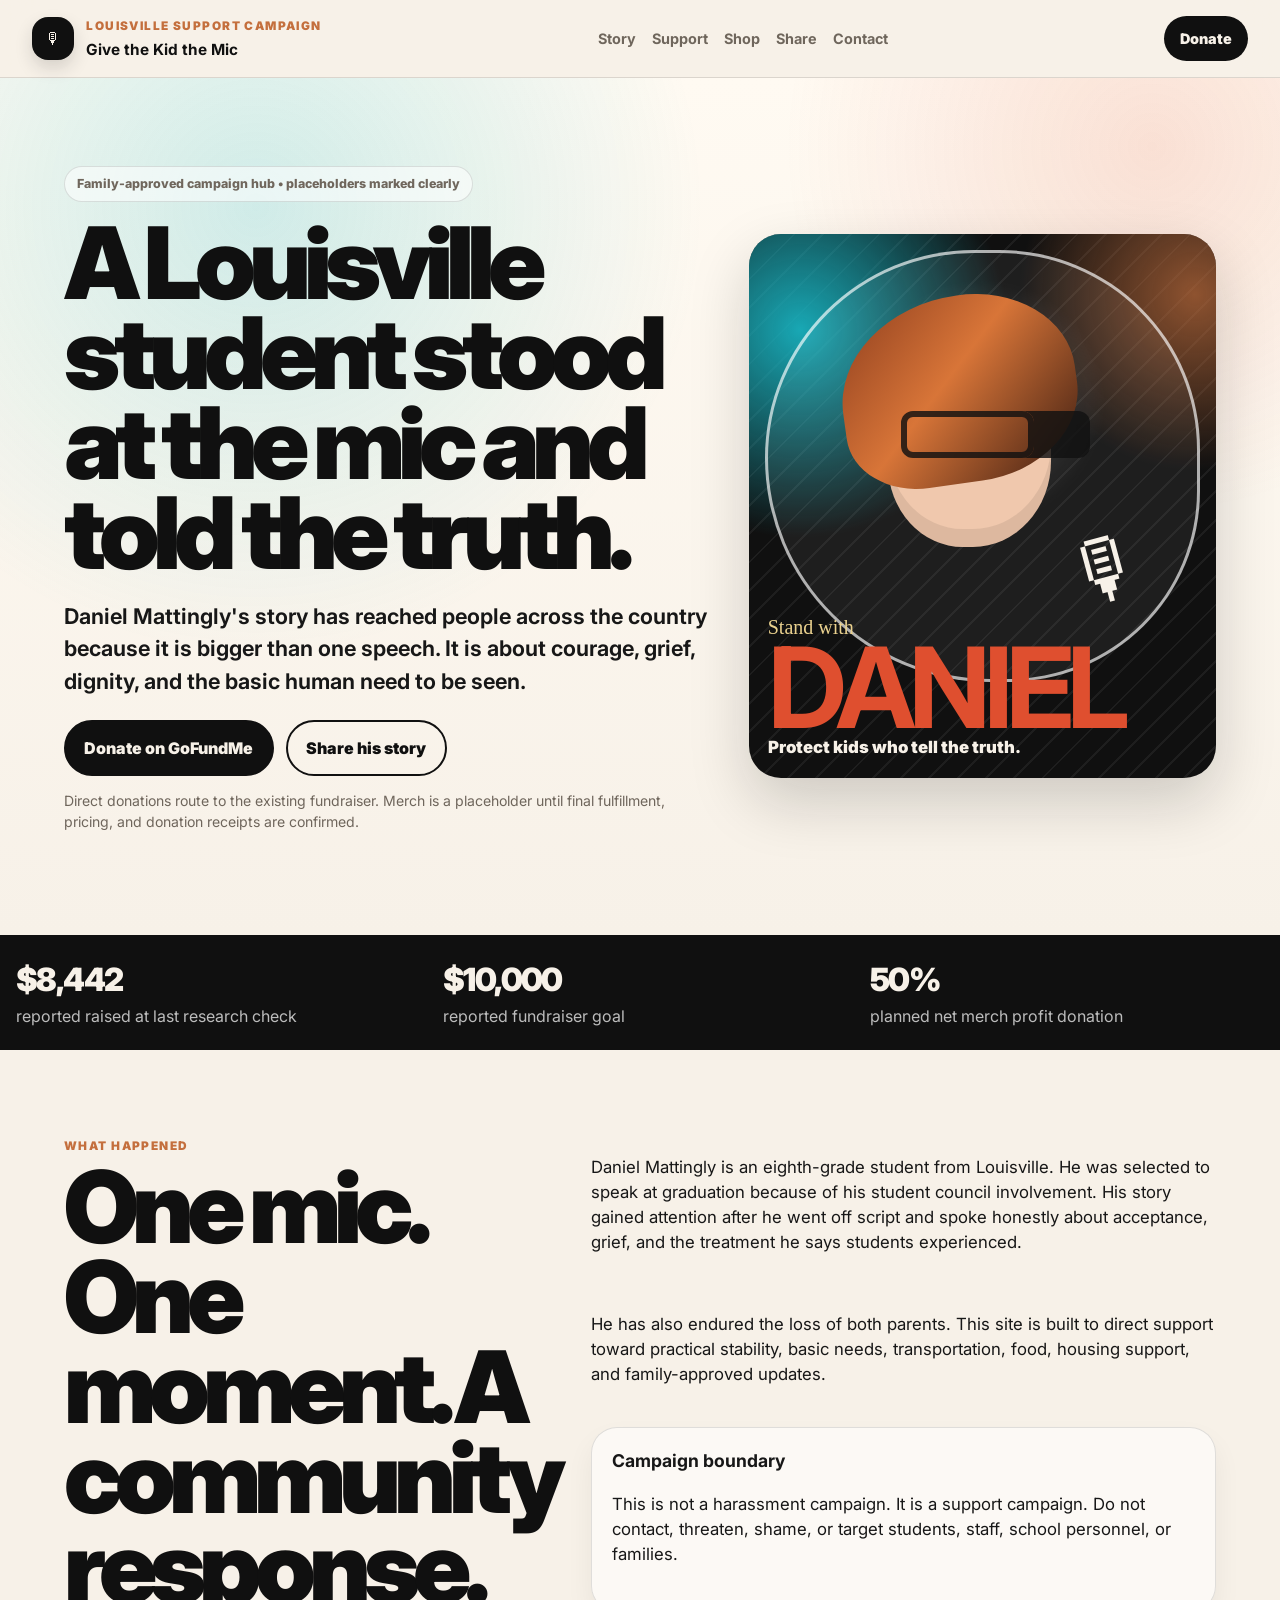
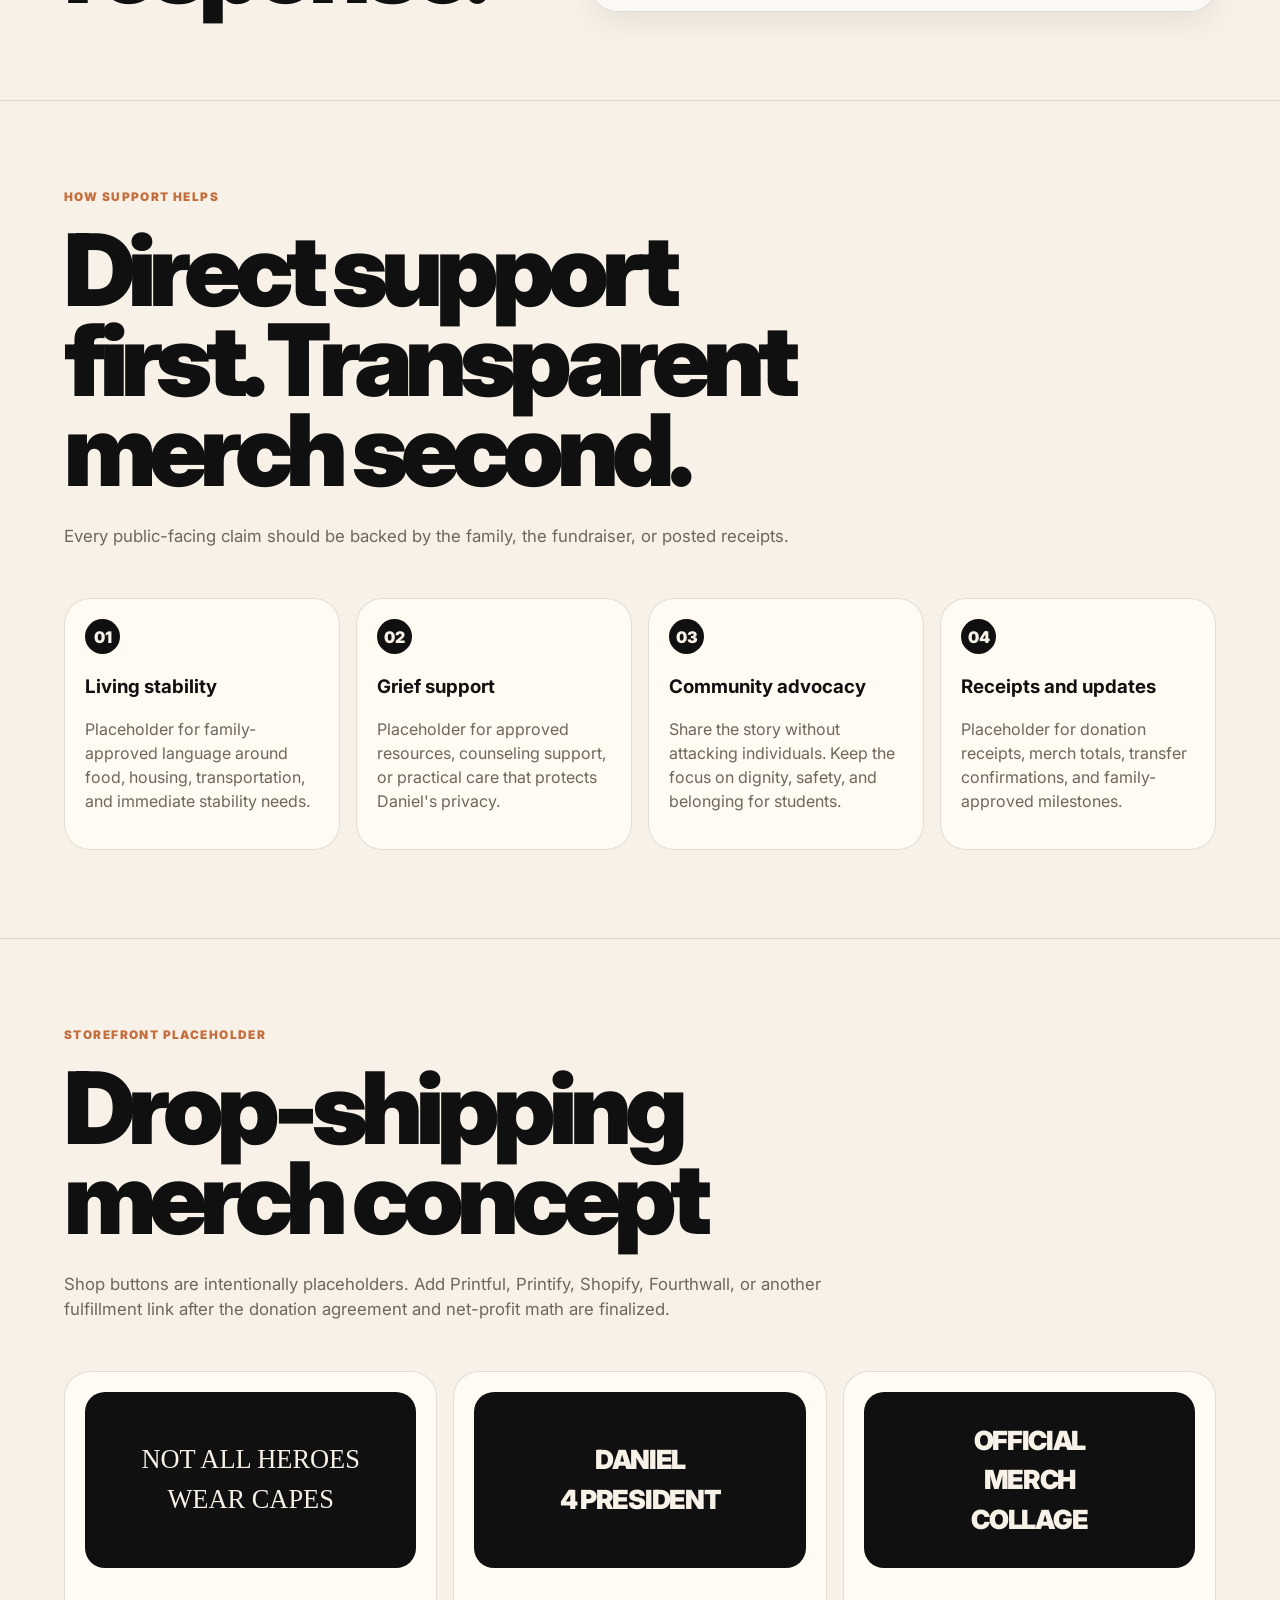
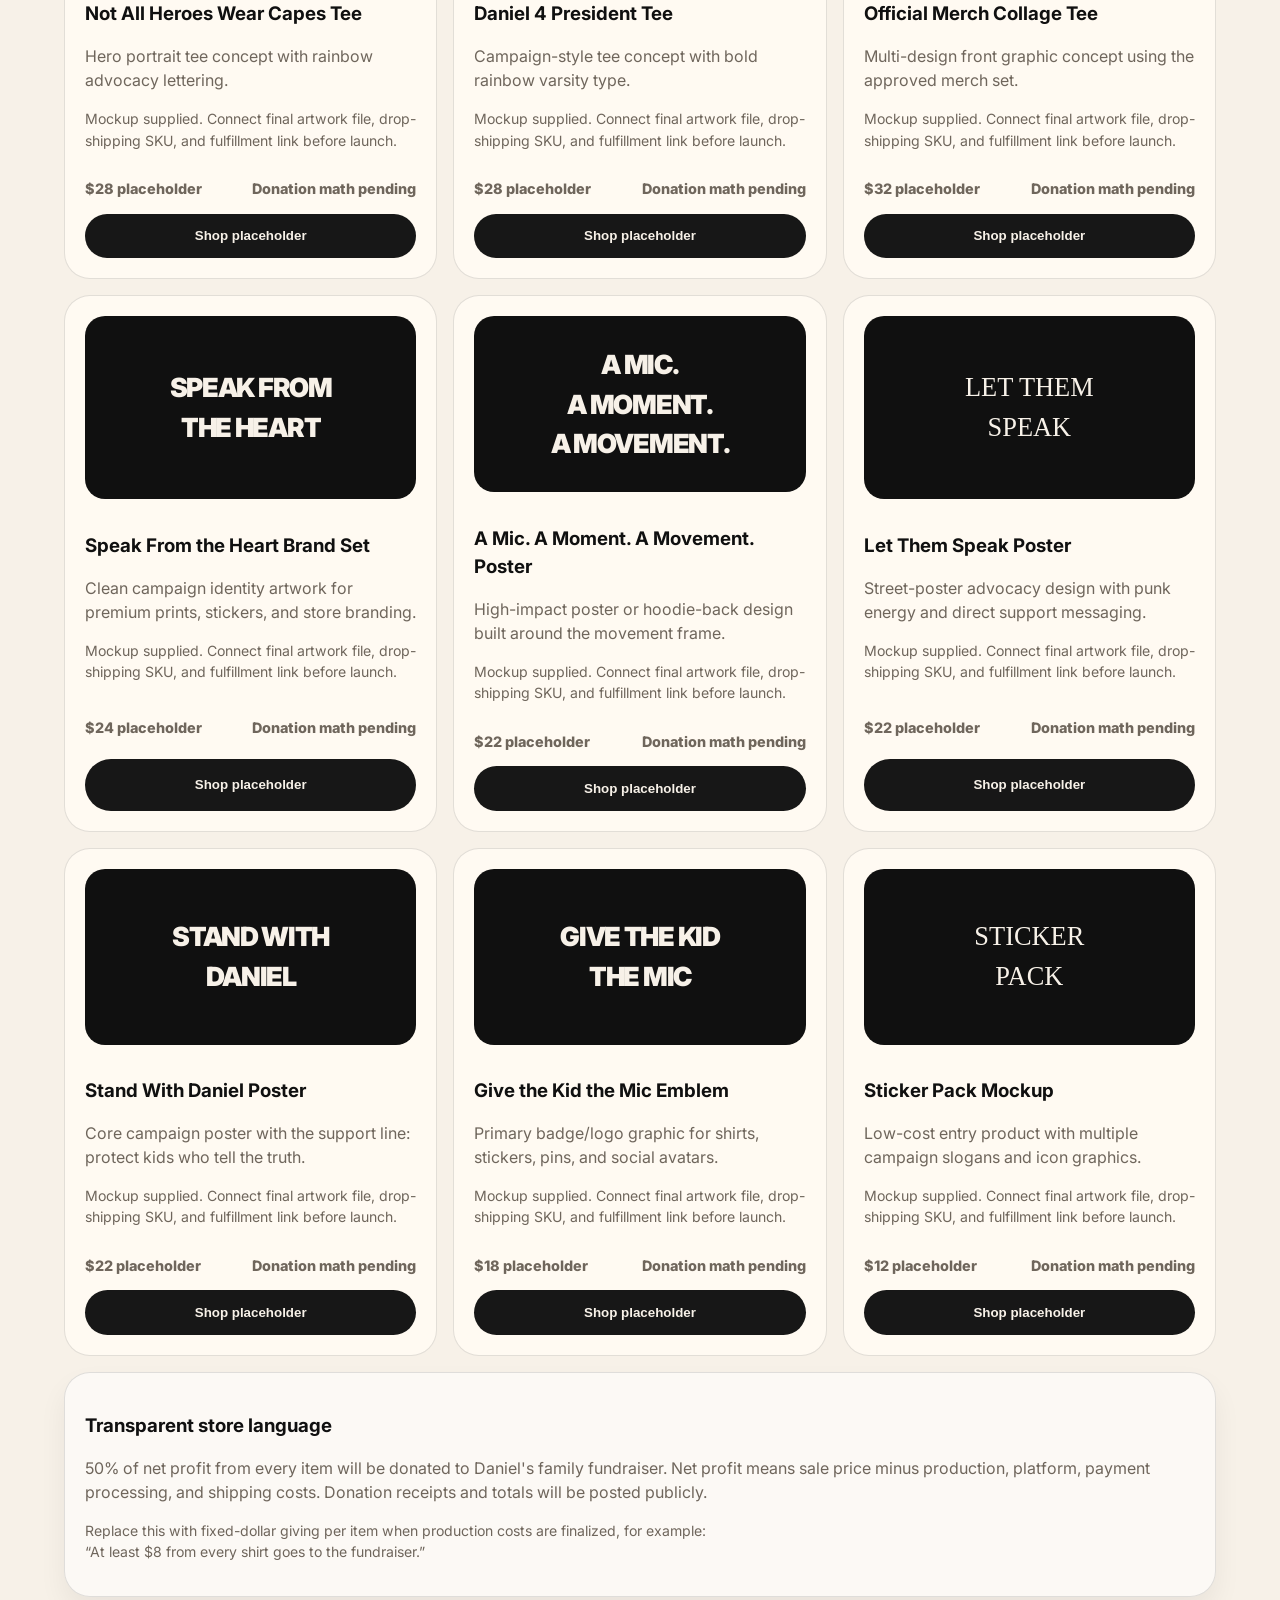
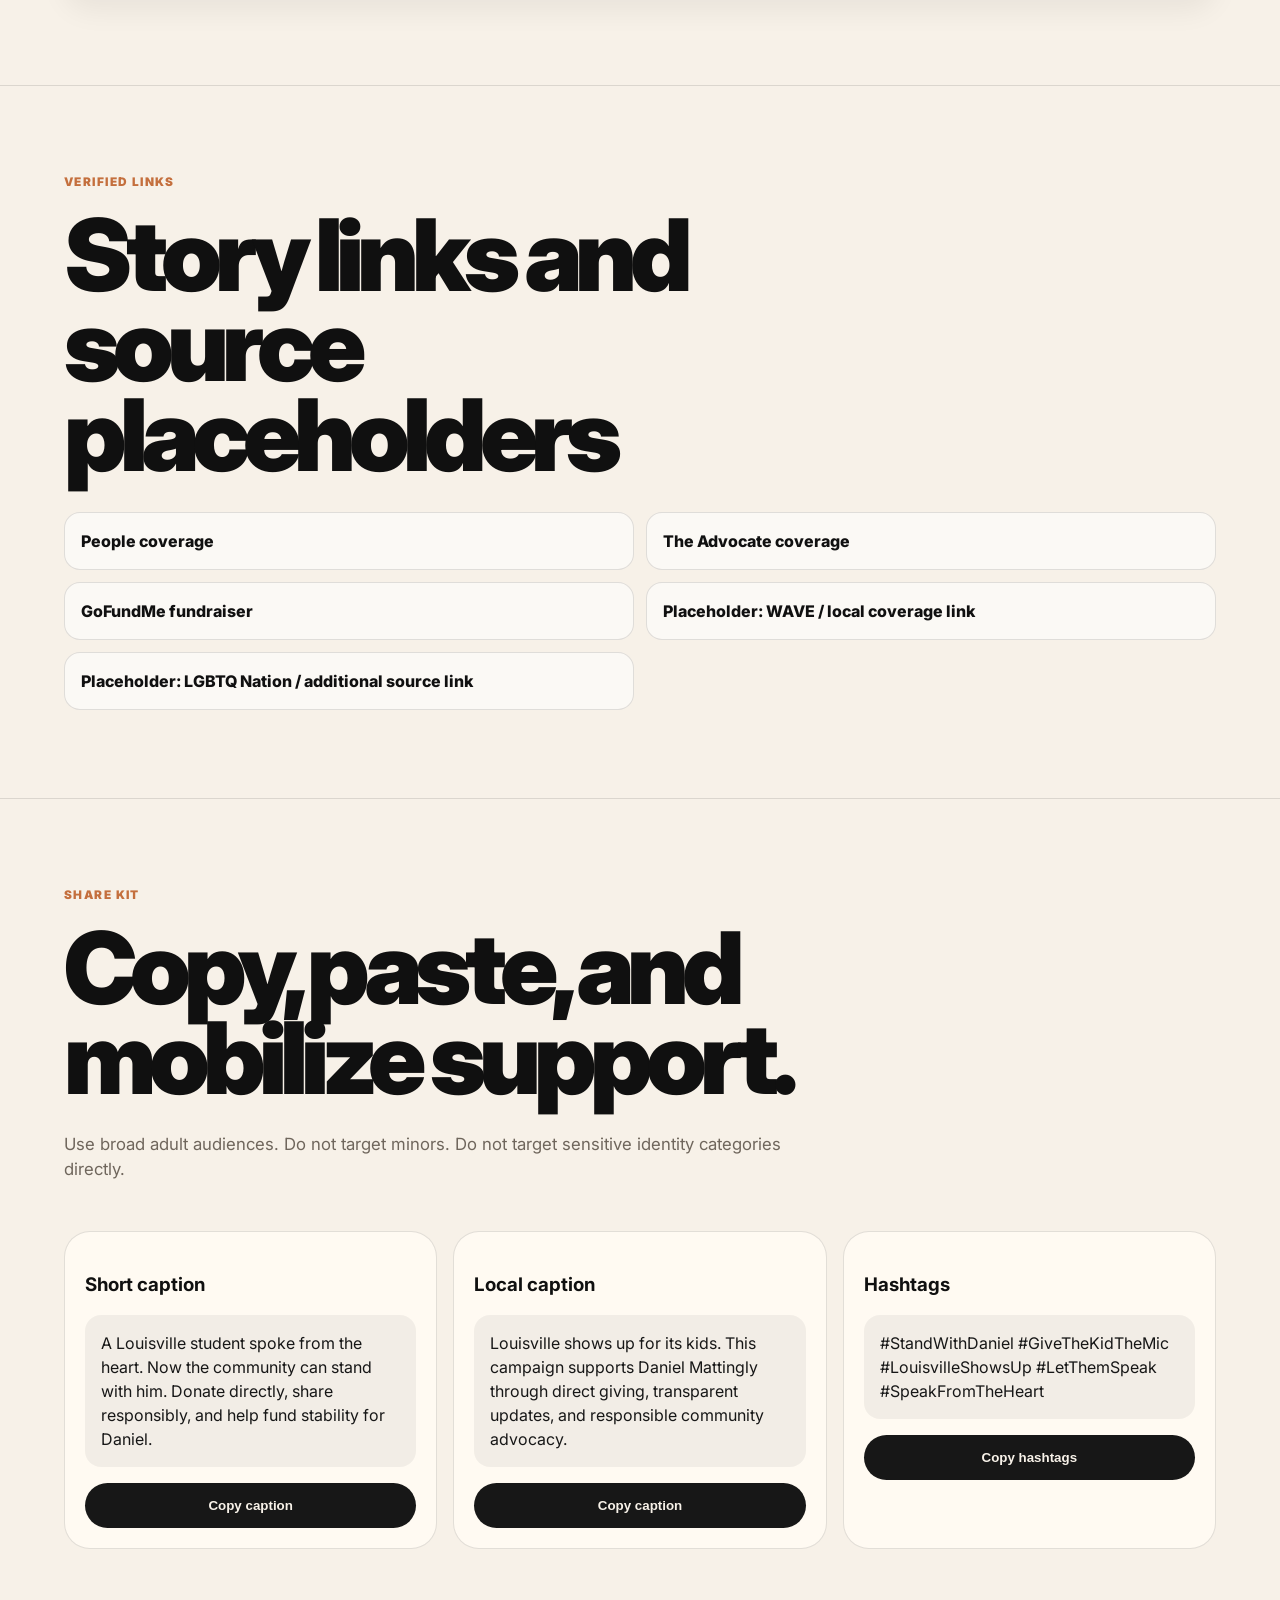
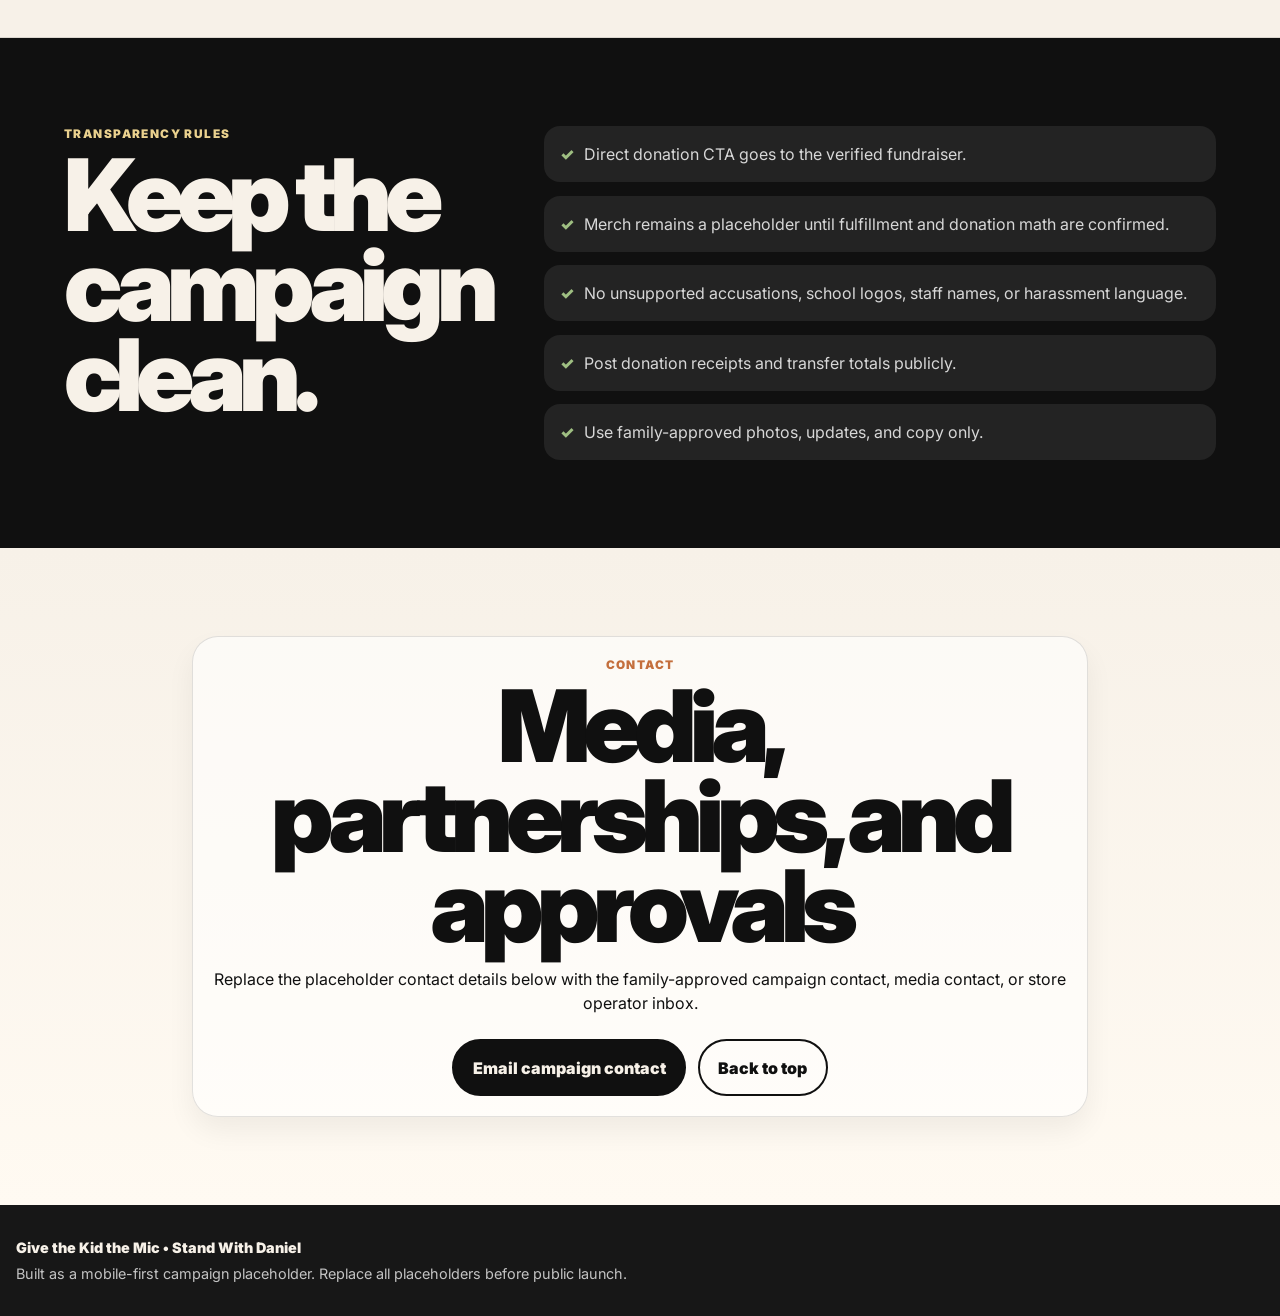
<file: index.html>
<!DOCTYPE html>
<html lang="en">
<head>
  <meta charset="UTF-8" />
  <meta name="viewport" content="width=device-width, initial-scale=1.0" />
  <meta name="description" content="A mobile-first fundraising campaign hub to support Daniel Mattingly through direct giving, transparent updates, sharing tools, and a future merch storefront." />
  <meta property="og:title" content="Give the Kid the Mic | Stand With Daniel" />
  <meta property="og:description" content="A Louisville student spoke from the heart. Now the community can stand with him through direct support, sharing, and transparent campaign updates." />
  <meta property="og:type" content="website" />
  <title>Give the Kid the Mic | Stand With Daniel</title>
  <link rel="preconnect" href="https://fonts.googleapis.com">
  <link rel="preconnect" href="https://fonts.gstatic.com" crossorigin>
  <link href="https://fonts.googleapis.com/css2?family=Inter:wght@400;600;700;800;900&family=Permanent+Marker&display=swap" rel="stylesheet">
  <link rel="stylesheet" href="style.css" />
</head>
<body>
  <a class="skip-link" href="#donate">Skip to donation options</a>

  <header class="site-header" id="top">
    <div class="brand-lockup" aria-label="Give the Kid the Mic campaign brand">
      <div class="brand-icon" aria-hidden="true">🎙</div>
      <div>
        <p class="eyebrow">Louisville support campaign</p>
        <strong>Give the Kid the Mic</strong>
      </div>
    </div>
    <nav class="desktop-nav" aria-label="Primary navigation">
      <a href="#story">Story</a>
      <a href="#support">Support</a>
      <a href="#shop">Shop</a>
      <a href="#share">Share</a>
      <a href="#contact">Contact</a>
    </nav>
    <a class="nav-cta" href="#donate">Donate</a>
  </header>

  <main>
    <section class="hero section-pad">
      <div class="hero-content">
        <p class="pill">Family-approved campaign hub • placeholders marked clearly</p>
        <h1>A Louisville student stood at the mic and told the truth.</h1>
        <p class="hero-copy">Daniel Mattingly's story has reached people across the country because it is bigger than one speech. It is about courage, grief, dignity, and the basic human need to be seen.</p>
        <div class="cta-row">
          <a class="btn btn-primary" id="donate" href="https://www.gofundme.com/f/support-daniel-mattingly-after-loss" target="_blank" rel="noopener">Donate on GoFundMe</a>
          <a class="btn btn-secondary" href="#share">Share his story</a>
        </div>
        <p class="microcopy">Direct donations route to the existing fundraiser. Merch is a placeholder until final fulfillment, pricing, and donation receipts are confirmed.</p>
      </div>
      <div class="hero-card" aria-label="Campaign visual placeholder">
        <div class="portrait-placeholder">
          <div class="portrait-hair"></div>
          <div class="portrait-glasses"></div>
          <div class="portrait-face"></div>
          <div class="portrait-mic">🎙</div>
        </div>
        <div class="poster-text">
          <span>Stand with</span>
          <strong>Daniel</strong>
          <em>Protect kids who tell the truth.</em>
        </div>
      </div>
    </section>

    <section class="stat-strip" aria-label="Campaign status placeholders">
      <div>
        <strong id="raisedTotal">$8,442</strong>
        <span>reported raised at last research check</span>
      </div>
      <div>
        <strong>$10,000</strong>
        <span>reported fundraiser goal</span>
      </div>
      <div>
        <strong>50%</strong>
        <span>planned net merch profit donation</span>
      </div>
    </section>

    <section class="section-pad split" id="story">
      <div>
        <p class="eyebrow">What happened</p>
        <h2>One mic. One moment. A community response.</h2>
      </div>
      <div class="content-stack">
        <p>Daniel Mattingly is an eighth-grade student from Louisville. He was selected to speak at graduation because of his student council involvement. His story gained attention after he went off script and spoke honestly about acceptance, grief, and the treatment he says students experienced.</p>
        <p>He has also endured the loss of both parents. This site is built to direct support toward practical stability, basic needs, transportation, food, housing support, and family-approved updates.</p>
        <div class="notice-card">
          <strong>Campaign boundary</strong>
          <p>This is not a harassment campaign. It is a support campaign. Do not contact, threaten, shame, or target students, staff, school personnel, or families.</p>
        </div>
      </div>
    </section>

    <section class="section-pad cards-section" id="support">
      <div class="section-heading">
        <p class="eyebrow">How support helps</p>
        <h2>Direct support first. Transparent merch second.</h2>
        <p>Every public-facing claim should be backed by the family, the fundraiser, or posted receipts.</p>
      </div>
      <div class="card-grid">
        <article class="support-card">
          <span>01</span>
          <h3>Living stability</h3>
          <p>Placeholder for family-approved language around food, housing, transportation, and immediate stability needs.</p>
        </article>
        <article class="support-card">
          <span>02</span>
          <h3>Grief support</h3>
          <p>Placeholder for approved resources, counseling support, or practical care that protects Daniel's privacy.</p>
        </article>
        <article class="support-card">
          <span>03</span>
          <h3>Community advocacy</h3>
          <p>Share the story without attacking individuals. Keep the focus on dignity, safety, and belonging for students.</p>
        </article>
        <article class="support-card">
          <span>04</span>
          <h3>Receipts and updates</h3>
          <p>Placeholder for donation receipts, merch totals, transfer confirmations, and family-approved milestones.</p>
        </article>
      </div>
    </section>

    <section class="section-pad shop-section" id="shop">
      <div class="section-heading">
        <p class="eyebrow">Storefront placeholder</p>
        <h2>Drop-shipping merch concept</h2>
        <p>Shop buttons are intentionally placeholders. Add Printful, Printify, Shopify, Fourthwall, or another fulfillment link after the donation agreement and net-profit math are finalized.</p>
      </div>
      <div class="product-grid" id="productGrid"></div>
      <div class="profit-card">
        <h3>Transparent store language</h3>
        <p>50% of net profit from every item will be donated to Daniel's family fundraiser. Net profit means sale price minus production, platform, payment processing, and shipping costs. Donation receipts and totals will be posted publicly.</p>
        <p class="placeholder-note">Replace this with fixed-dollar giving per item when production costs are finalized, for example: “At least $8 from every shirt goes to the fundraiser.”</p>
      </div>
    </section>

    <section class="section-pad proof-section" id="sources">
      <div class="section-heading">
        <p class="eyebrow">Verified links</p>
        <h2>Story links and source placeholders</h2>
      </div>
      <div class="source-list">
        <a href="https://people.com/students-graduation-speech-sparks-online-debate-11982782" target="_blank" rel="noopener">People coverage</a>
        <a href="https://www.advocate.com/news/people/kentucky-middle-school-graduation-speech" target="_blank" rel="noopener">The Advocate coverage</a>
        <a href="https://www.gofundme.com/f/support-daniel-mattingly-after-loss" target="_blank" rel="noopener">GoFundMe fundraiser</a>
        <a href="#contact">Placeholder: WAVE / local coverage link</a>
        <a href="#contact">Placeholder: LGBTQ Nation / additional source link</a>
      </div>
    </section>

    <section class="section-pad share-section" id="share">
      <div class="section-heading">
        <p class="eyebrow">Share kit</p>
        <h2>Copy, paste, and mobilize support.</h2>
        <p>Use broad adult audiences. Do not target minors. Do not target sensitive identity categories directly.</p>
      </div>
      <div class="share-grid">
        <article class="share-card">
          <h3>Short caption</h3>
          <p id="captionShort">A Louisville student spoke from the heart. Now the community can stand with him. Donate directly, share responsibly, and help fund stability for Daniel.</p>
          <button class="copy-btn" data-copy="captionShort">Copy caption</button>
        </article>
        <article class="share-card">
          <h3>Local caption</h3>
          <p id="captionLocal">Louisville shows up for its kids. This campaign supports Daniel Mattingly through direct giving, transparent updates, and responsible community advocacy.</p>
          <button class="copy-btn" data-copy="captionLocal">Copy caption</button>
        </article>
        <article class="share-card">
          <h3>Hashtags</h3>
          <p id="hashtags">#StandWithDaniel #GiveTheKidTheMic #LouisvilleShowsUp #LetThemSpeak #SpeakFromTheHeart</p>
          <button class="copy-btn" data-copy="hashtags">Copy hashtags</button>
        </article>
      </div>
    </section>

    <section class="section-pad transparency" id="transparency">
      <div>
        <p class="eyebrow">Transparency rules</p>
        <h2>Keep the campaign clean.</h2>
      </div>
      <ul class="check-list">
        <li>Direct donation CTA goes to the verified fundraiser.</li>
        <li>Merch remains a placeholder until fulfillment and donation math are confirmed.</li>
        <li>No unsupported accusations, school logos, staff names, or harassment language.</li>
        <li>Post donation receipts and transfer totals publicly.</li>
        <li>Use family-approved photos, updates, and copy only.</li>
      </ul>
    </section>

    <section class="section-pad contact-section" id="contact">
      <div class="contact-card">
        <p class="eyebrow">Contact</p>
        <h2>Media, partnerships, and approvals</h2>
        <p>Replace the placeholder contact details below with the family-approved campaign contact, media contact, or store operator inbox.</p>
        <div class="contact-actions">
          <a class="btn btn-primary" href="mailto:campaign-contact@example.com?subject=Stand%20With%20Daniel%20Campaign">Email campaign contact</a>
          <a class="btn btn-secondary" href="#top">Back to top</a>
        </div>
      </div>
    </section>
  </main>

  <footer class="site-footer">
    <p>Give the Kid the Mic • Stand With Daniel</p>
    <p>Built as a mobile-first campaign placeholder. Replace all placeholders before public launch.</p>
  </footer>

  <script src="viewer.js"></script>
</body>
</html>
</file>
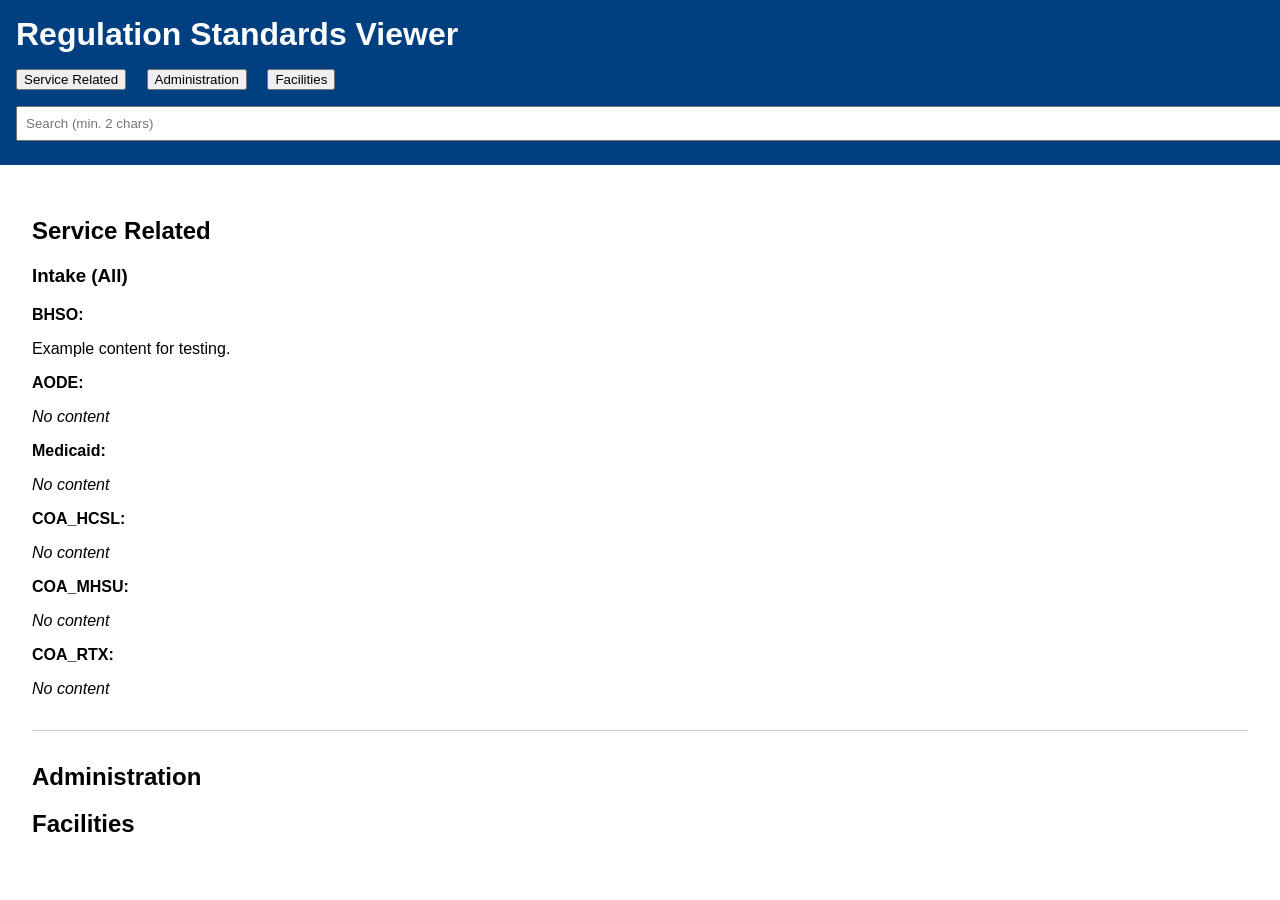
<file: docs/index.html>
<!DOCTYPE html>
<html lang="en">
<head>
  <meta charset="UTF-8" />
  <title>Regulation Standards Viewer</title>
  <link rel="stylesheet" href="style.css" />
</head>
<body>
  <header>
    <h1>Regulation Standards Viewer</h1>
    <nav>
      <button onclick="scrollToSection('Service Related')">Service Related</button>
      <button onclick="scrollToSection('Administration')">Administration</button>
      <button onclick="scrollToSection('Facilities')">Facilities</button>
    </nav>
    <!-- Added minimum character hint to search placeholder -->
    <input id="search" type="text" placeholder="Search (min. 2 chars)" oninput="performSearch()" />
    <div id="search-results"></div>
  </header>
  <main id="content"></main>
  <script src="viewer.js"></script>
</body>
</html>
</file>
<file: style.css>
:root {
  --ink: #101010;
  --charcoal: #171717;
  --paper: #f7f1e8;
  --paper-soft: #fffaf2;
  --muted: #6f665c;
  --copper: #c46f3d;
  --rust: #df4f2f;
  --teal: #19b8c6;
  --sage: #9fbf82;
  --gold: #ead18e;
  --line: rgba(16, 16, 16, 0.12);
  --shadow: 0 24px 60px rgba(16, 16, 16, 0.18);
  --radius: 26px;
}

* { box-sizing: border-box; }
html { scroll-behavior: smooth; }
body {
  margin: 0;
  font-family: Inter, system-ui, -apple-system, BlinkMacSystemFont, "Segoe UI", sans-serif;
  background: var(--paper);
  color: var(--ink);
  line-height: 1.5;
}

a { color: inherit; }
img { max-width: 100%; display: block; }

.skip-link {
  position: absolute;
  left: -999px;
  top: 1rem;
  background: var(--ink);
  color: white;
  padding: 0.75rem 1rem;
  z-index: 1000;
}
.skip-link:focus { left: 1rem; }

.site-header {
  position: sticky;
  top: 0;
  z-index: 50;
  display: flex;
  align-items: center;
  justify-content: space-between;
  gap: 1rem;
  padding: 0.85rem 1rem;
  background: rgba(247, 241, 232, 0.92);
  backdrop-filter: blur(18px);
  border-bottom: 1px solid var(--line);
}

.brand-lockup {
  display: flex;
  align-items: center;
  gap: 0.75rem;
  min-width: 0;
}
.brand-icon {
  width: 2.65rem;
  height: 2.65rem;
  display: grid;
  place-items: center;
  border-radius: 1rem;
  background: var(--ink);
  color: var(--paper);
  box-shadow: 0 8px 18px rgba(0, 0, 0, 0.14);
}
.brand-lockup strong {
  display: block;
  font-size: 0.96rem;
  line-height: 1.05;
  white-space: nowrap;
}
.eyebrow {
  margin: 0 0 0.4rem;
  color: var(--copper);
  font-size: 0.74rem;
  font-weight: 900;
  letter-spacing: 0.12em;
  text-transform: uppercase;
}
.desktop-nav {
  display: none;
  gap: 1rem;
  color: var(--muted);
  font-weight: 700;
  font-size: 0.9rem;
}
.desktop-nav a { text-decoration: none; }
.desktop-nav a:hover { color: var(--ink); }
.nav-cta {
  text-decoration: none;
  border-radius: 999px;
  padding: 0.72rem 1rem;
  background: var(--ink);
  color: var(--paper);
  font-weight: 900;
  font-size: 0.9rem;
}

.section-pad { padding: 4rem 1rem; }
.hero {
  display: grid;
  gap: 2rem;
  min-height: calc(100vh - 72px);
  align-items: center;
  background:
    radial-gradient(circle at 20% 15%, rgba(25, 184, 198, 0.2), transparent 28rem),
    radial-gradient(circle at 90% 8%, rgba(223, 79, 47, 0.15), transparent 23rem),
    linear-gradient(180deg, var(--paper-soft), var(--paper));
  overflow: hidden;
}
.pill {
  display: inline-flex;
  width: fit-content;
  margin: 0 0 1rem;
  padding: 0.5rem 0.75rem;
  border: 1px solid var(--line);
  border-radius: 999px;
  background: rgba(255, 255, 255, 0.55);
  color: var(--muted);
  font-size: 0.78rem;
  font-weight: 800;
}
.hero h1,
.section-heading h2,
.split h2,
.transparency h2,
.contact-card h2 {
  margin: 0;
  font-size: clamp(2.45rem, 11vw, 6.25rem);
  line-height: 0.9;
  letter-spacing: -0.07em;
  font-weight: 900;
}
.hero-copy {
  max-width: 44rem;
  color: var(--charcoal);
  font-size: clamp(1.05rem, 4.5vw, 1.35rem);
  font-weight: 650;
}
.cta-row {
  display: flex;
  flex-wrap: wrap;
  gap: 0.75rem;
  margin-top: 1.4rem;
}
.btn {
  display: inline-flex;
  align-items: center;
  justify-content: center;
  min-height: 3.25rem;
  padding: 0.9rem 1.15rem;
  border-radius: 999px;
  border: 2px solid var(--ink);
  font-weight: 900;
  text-decoration: none;
  cursor: pointer;
}
.btn-primary {
  background: var(--ink);
  color: var(--paper);
}
.btn-secondary {
  background: transparent;
  color: var(--ink);
}
.microcopy,
.placeholder-note {
  color: var(--muted);
  font-size: 0.88rem;
  max-width: 40rem;
}

.hero-card {
  position: relative;
  min-height: 27rem;
  border-radius: 2rem;
  background: var(--ink);
  color: var(--paper);
  padding: 1rem;
  overflow: hidden;
  box-shadow: var(--shadow);
  isolation: isolate;
}
.hero-card::before {
  content: "";
  position: absolute;
  inset: -15%;
  background:
    radial-gradient(circle at 20% 25%, rgba(25, 184, 198, 0.9), transparent 13rem),
    radial-gradient(circle at 85% 20%, rgba(196, 111, 61, 0.7), transparent 11rem),
    repeating-linear-gradient(135deg, transparent 0 18px, rgba(255,255,255,0.06) 18px 20px);
  z-index: -1;
}
.portrait-placeholder {
  position: absolute;
  inset: 1rem 1rem 6rem 1rem;
  border: 3px solid rgba(255,255,255,0.65);
  border-radius: 50% 48% 46% 54%;
  background: radial-gradient(circle at 50% 35%, rgba(255,255,255,0.22), transparent 35%), rgba(255,255,255,0.06);
}
.portrait-face {
  position: absolute;
  left: 28%;
  top: 27%;
  width: 38%;
  height: 42%;
  border-radius: 45% 45% 48% 46%;
  background: #f0c8ad;
  box-shadow: inset 0 -18px 0 rgba(0,0,0,0.08);
}
.portrait-hair {
  position: absolute;
  left: 17%;
  top: 10%;
  width: 55%;
  height: 44%;
  border-radius: 60% 50% 50% 35%;
  background: linear-gradient(135deg, #8e3e1e, #d87538 45%, #3b1c11);
  transform: rotate(-8deg);
  z-index: 2;
}
.portrait-glasses {
  position: absolute;
  left: 31%;
  top: 37%;
  width: 31%;
  height: 11%;
  border: 6px solid #111;
  border-radius: 12px;
  z-index: 3;
  box-shadow: 56px 0 0 -6px transparent, 56px 0 0 0 #111;
  opacity: 0.82;
}
.portrait-mic {
  position: absolute;
  right: 12%;
  bottom: 12%;
  font-size: 5rem;
  transform: rotate(-15deg);
}
.poster-text {
  position: absolute;
  left: 1.15rem;
  right: 1.15rem;
  bottom: 1.15rem;
  display: grid;
  gap: 0.1rem;
}
.poster-text span {
  font-family: "Permanent Marker", cursive;
  font-size: 1.25rem;
  color: var(--gold);
}
.poster-text strong {
  font-size: clamp(3.5rem, 18vw, 7rem);
  line-height: 0.8;
  letter-spacing: -0.06em;
  text-transform: uppercase;
  color: var(--rust);
}
.poster-text em {
  font-size: 1.05rem;
  font-weight: 900;
  font-style: normal;
}

.stat-strip {
  display: grid;
  grid-template-columns: 1fr;
  gap: 1px;
  background: var(--ink);
  color: var(--paper);
}
.stat-strip div {
  padding: 1.35rem 1rem;
  background: var(--ink);
}
.stat-strip strong {
  display: block;
  font-size: 2rem;
  font-weight: 900;
  letter-spacing: -0.05em;
}
.stat-strip span { color: rgba(255,255,255,0.72); }

.split {
  display: grid;
  gap: 2rem;
  border-bottom: 1px solid var(--line);
}
.content-stack {
  display: grid;
  gap: 1rem;
  color: var(--charcoal);
  font-size: 1.05rem;
}
.notice-card,
.profit-card,
.contact-card {
  border: 1px solid var(--line);
  border-radius: var(--radius);
  padding: 1.25rem;
  background: rgba(255,255,255,0.58);
  box-shadow: 0 14px 28px rgba(16,16,16,0.06);
}
.notice-card strong { font-size: 1.1rem; }

.cards-section,
.shop-section,
.share-section,
.proof-section {
  border-bottom: 1px solid var(--line);
}
.section-heading {
  display: grid;
  gap: 0.75rem;
  max-width: 48rem;
  margin-bottom: 2rem;
}
.section-heading p:last-child { color: var(--muted); font-size: 1.05rem; }
.card-grid,
.product-grid,
.share-grid {
  display: grid;
  gap: 1rem;
}
.support-card,
.product-card,
.share-card {
  border: 1px solid var(--line);
  border-radius: var(--radius);
  padding: 1.25rem;
  background: var(--paper-soft);
}
.support-card span {
  display: inline-grid;
  place-items: center;
  width: 2.2rem;
  height: 2.2rem;
  border-radius: 50%;
  background: var(--ink);
  color: var(--paper);
  font-weight: 900;
}
.support-card h3,
.product-card h3,
.share-card h3,
.profit-card h3 { margin-bottom: 0.35rem; }
.support-card p,
.product-card p,
.share-card p,
.profit-card p { color: var(--muted); }
.product-card {
  display: grid;
  gap: 0.85rem;
  position: relative;
  overflow: hidden;
}
.product-art {
  min-height: 11rem;
  border-radius: 1.25rem;
  display: grid;
  place-items: center;
  background: var(--ink);
  color: var(--paper);
  text-align: center;
  padding: 1rem;
  font-weight: 900;
  font-size: 1.65rem;
  letter-spacing: -0.05em;
  text-transform: uppercase;
}
.product-art.marker {
  font-family: "Permanent Marker", cursive;
  letter-spacing: 0;
  font-weight: 400;
}
.product-meta {
  display: flex;
  justify-content: space-between;
  gap: 1rem;
  color: var(--muted);
  font-weight: 800;
  font-size: 0.9rem;
}
.product-card button,
.copy-btn {
  width: 100%;
  min-height: 2.8rem;
  border: 0;
  border-radius: 999px;
  background: var(--charcoal);
  color: var(--paper);
  font-weight: 900;
  cursor: pointer;
}
.profit-card { margin-top: 1rem; }
.source-list {
  display: grid;
  gap: 0.75rem;
}
.source-list a {
  padding: 1rem;
  border: 1px solid var(--line);
  border-radius: 1rem;
  background: rgba(255,255,255,0.55);
  font-weight: 800;
  text-decoration: none;
}
.source-list a:hover { background: var(--paper-soft); }
.share-card p {
  min-height: 5.5rem;
  padding: 1rem;
  border-radius: 1rem;
  background: rgba(16,16,16,0.05);
  color: var(--charcoal);
}
.transparency {
  display: grid;
  gap: 2rem;
  background: var(--ink);
  color: var(--paper);
}
.transparency .eyebrow { color: var(--gold); }
.check-list {
  display: grid;
  gap: 0.85rem;
  margin: 0;
  padding: 0;
  list-style: none;
}
.check-list li {
  padding: 1rem;
  border-radius: 1rem;
  background: rgba(255,255,255,0.08);
  color: rgba(255,255,255,0.82);
}
.check-list li::before {
  content: "✓";
  margin-right: 0.65rem;
  color: var(--sage);
  font-weight: 900;
}
.contact-section { background: linear-gradient(180deg, var(--paper), var(--paper-soft)); }
.contact-card {
  max-width: 56rem;
  margin: 0 auto;
  text-align: center;
}
.contact-actions {
  display: flex;
  flex-wrap: wrap;
  justify-content: center;
  gap: 0.75rem;
  margin-top: 1.5rem;
}
.site-footer {
  display: grid;
  gap: 0.25rem;
  padding: 2rem 1rem;
  background: var(--charcoal);
  color: rgba(255,255,255,0.74);
  font-size: 0.9rem;
}
.site-footer p { margin: 0; }
.site-footer p:first-child { color: var(--paper); font-weight: 900; }

@media (min-width: 720px) {
  .site-header { padding: 1rem 2rem; }
  .desktop-nav { display: flex; }
  .section-pad { padding: 5.5rem 2rem; }
  .hero { grid-template-columns: minmax(0, 1.05fr) minmax(22rem, 0.75fr); }
  .stat-strip { grid-template-columns: repeat(3, 1fr); }
  .split,
  .transparency { grid-template-columns: 0.8fr 1.2fr; }
  .card-grid,
  .product-grid { grid-template-columns: repeat(2, 1fr); }
  .share-grid { grid-template-columns: repeat(3, 1fr); }
  .source-list { grid-template-columns: repeat(2, 1fr); }
}

@media (min-width: 1080px) {
  .section-pad { padding-left: 5vw; padding-right: 5vw; }
  .card-grid { grid-template-columns: repeat(4, 1fr); }
  .product-grid { grid-template-columns: repeat(3, 1fr); }
  .hero-card { min-height: 34rem; }
}
</file>
<file: docs/style.css>
body { font-family: sans-serif; margin: 0; padding: 0; }
header { padding: 1rem; background: #004080; color: white; }
h1 { margin: 0 0 1rem 0; }
nav button { margin-right: 1rem; }
input[type=text] { width: 100%; padding: 0.5rem; margin-top: 1rem; }
#search-results .result { background: #f0f0f0; margin-top: 0.5rem; padding: 0.5rem; }
main { padding: 2rem; }
.entry { margin-bottom: 2rem; border-bottom: 1px solid #ccc; padding-bottom: 1rem; }
mark { background: yellow; font-weight: bold; }

/* Search results styling */
#search-results {
  margin-top: 0.5rem;
}
#search-results p {
  margin: 0.3rem 0;
  font-size: 0.85rem;
}
#search-results em {
  color: #666;
}
#search-results .result {
  background: #f8f8f8;
  margin-top: 0.5rem;
  padding: 0.5rem;
  border-radius: 4px;
}
</file>
